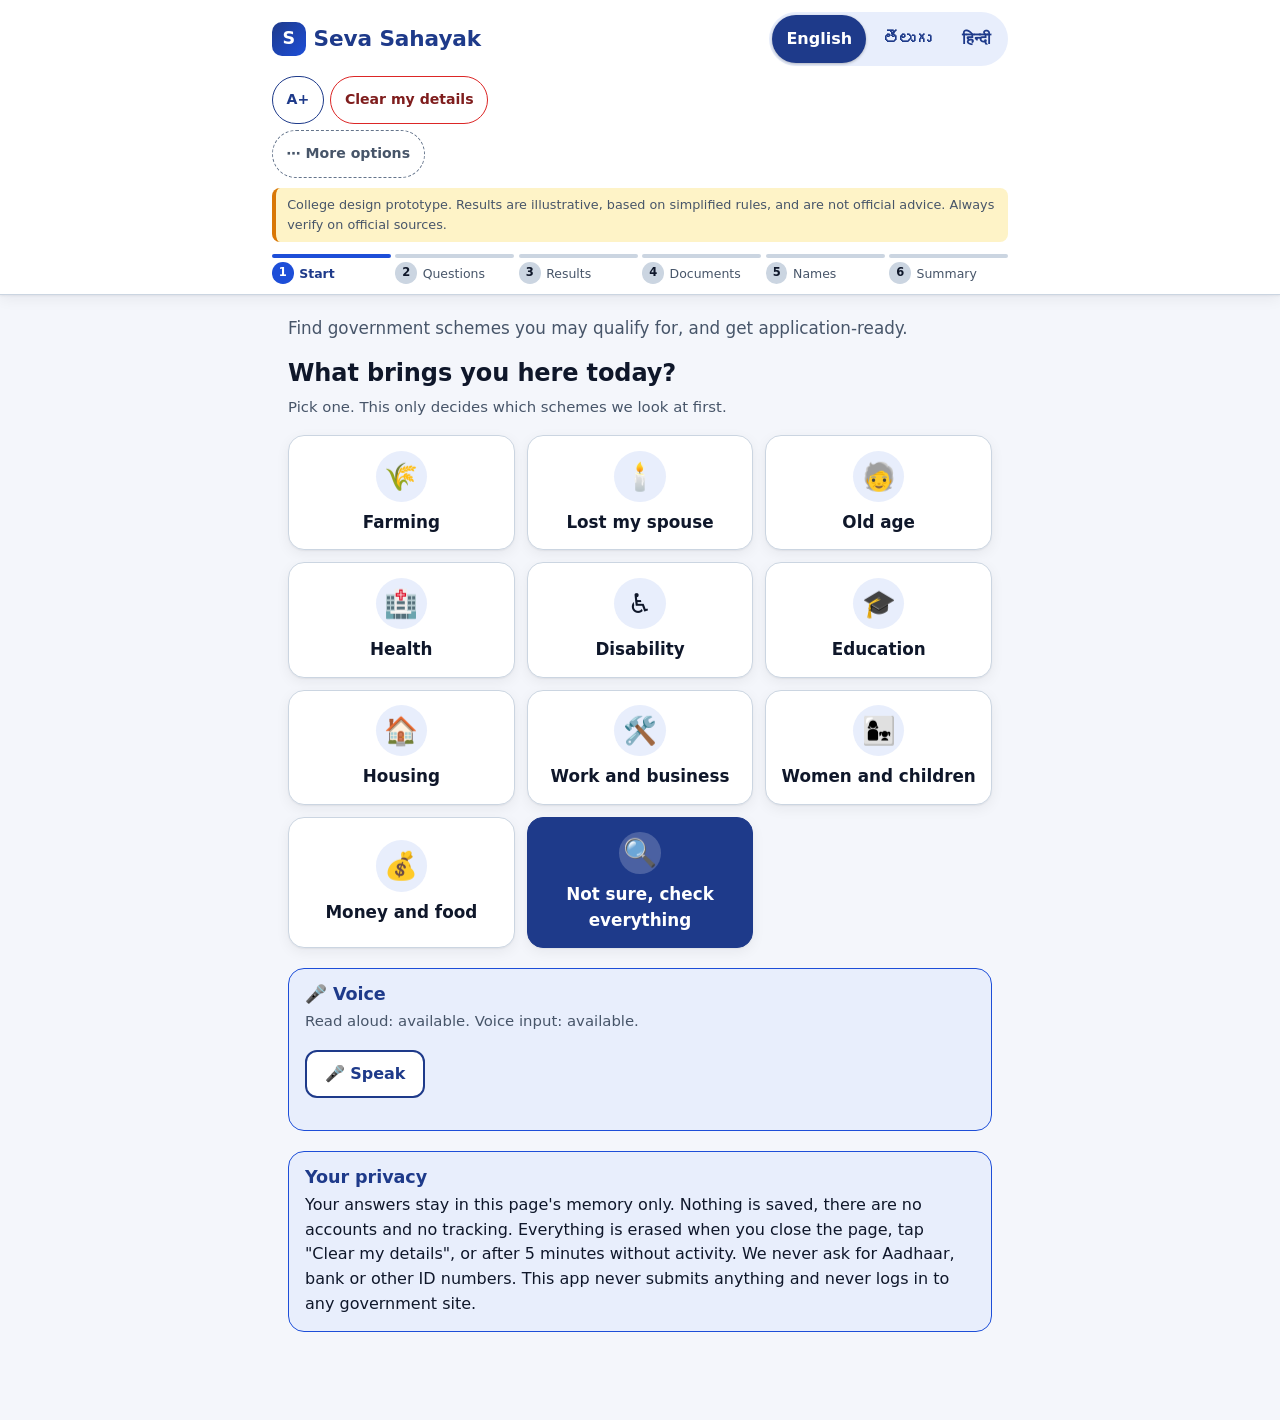
<file: index.html>
<!DOCTYPE html>
<html lang="en">
<head>
<meta charset="utf-8">
<meta name="viewport" content="width=device-width, initial-scale=1">
<title>Seva Sahayak</title>
<meta name="description" content="College design prototype: check government scheme eligibility and get application-ready. Not an official app.">
<link rel="stylesheet" href="css/style.css">
</head>
<body>
<a class="skip" id="skip" href="#main">Skip to main content</a>

<header class="top" id="top">
  <div class="top-row">
    <h1 class="brand" id="brand">Seva Sahayak</h1>
    <div class="lang" id="langs" role="group"></div>
  </div>
  <div class="tools" id="tools"></div>
  <p class="disclaimer" id="disclaimer" role="note"></p>
  <ol class="steps" id="steps"></ol>
</header>

<div class="banner" id="idle-banner" role="alert" hidden></div>
<div class="toast" id="toast" role="status" aria-live="polite"></div>

<main id="main" tabindex="-1"></main>

<aside id="metrics" class="metrics" hidden></aside>

<noscript><p class="noscript">This app needs JavaScript to run.</p></noscript>

<script src="js/compat.js"></script>
<script src="data/i18n.js"></script>
<script src="data/documents.js"></script>
<script src="data/schemes.js"></script>
<script src="data/questions.js"></script>
<script src="js/i18n.js"></script>
<script src="js/engine.js"></script>
<script src="js/mismatch.js"></script>
<script src="js/icons.js"></script>
<script src="js/metrics.js"></script>
<script src="js/voice.js"></script>
<script src="js/app.js"></script>
<script>
/* If the external scripts could not be loaded (for example when the page is opened from a file manager on a phone), say so. */
window.addEventListener("load", function () {
  setTimeout(function () {
    var m = document.getElementById("main");
    if (m && !m.firstChild && !document.getElementById("boot-error")) {
      var d = document.createElement("div");
      d.id = "boot-error";
      d.setAttribute("role", "alert");
      d.style.cssText = "margin:12px;padding:12px;border:3px solid #7f1d1d;background:#fee2e2;color:#7f1d1d;font:16px/1.4 sans-serif;";
      d.textContent = "The app files did not load. Please open seva-sahayak-single.html instead (one file, works from a file manager), or serve this folder over http.";
      m.parentNode.insertBefore(d, m);
    }
  }, 1200);
});
</script>
</body>
</html>
</file>
<file: css/style.css>
/* Seva Sahayak: mobile-first, high contrast, no external fonts or images. */
:root {
  --bg: #f4f6fb;
  --surface: #ffffff;
  --ink: #0f172a;
  --muted: #475569;
  --brand: #1e3a8a;
  --brand-2: #1d4ed8;
  --brand-ink: #ffffff;
  --brand-soft: #e8eefc;
  --line: #cbd5e1;
  --line-strong: #64748b;
  --ok: #14532d;
  --ok-bg: #dcfce7;
  --ok-line: #16a34a;
  --warn: #713f12;
  --warn-bg: #fef3c7;
  --warn-line: #d97706;
  --bad: #7f1d1d;
  --bad-bg: #fee2e2;
  --bad-line: #dc2626;
  --focus: #f59e0b;
  --radius: 16px;
  --radius-sm: 12px;
  --shadow: 0 1px 2px rgba(15, 23, 42, .06), 0 4px 14px rgba(15, 23, 42, .06);
}
* { box-sizing: border-box; }
html { font-size: 100%; -webkit-text-size-adjust: 100%; }
html[data-size="1"] { font-size: 120%; }
html[data-size="2"] { font-size: 140%; }
html[data-size="3"] { font-size: 170%; }
/* Largest size doubles as a simplified layout: one column, taller buttons, fewer distractions. */
html[data-size="3"] .tiles { grid-template-columns: 1fr; }
html[data-size="3"] .tile, html[data-size="3"] .tile.wide { flex-direction: row; justify-content: flex-start; min-height: 5rem; padding: .75rem 1rem; text-align: start; }
html[data-size="3"] .answers.yn { grid-template-columns: 1fr; }
html[data-size="3"] button, html[data-size="3"] .btn { min-height: 64px; }
html[data-size="3"] .steps li:not([aria-current="step"]) .lbl { display: none; }
html[data-size="3"] .steps li[aria-current="step"] { flex: 4 1 0; }
html[data-size="3"] main, html[data-size="3"] .top > * { max-width: 40rem; }
html[data-size="3"] .disclaimer, html[data-size="3"] .hint { font-size: .85rem; }
html[data-size="3"] body { line-height: 1.6; }
html[data-size="3"] .brand { font-size: 1.1rem; }
html[data-size="3"] .lang { display: flex; width: 100%; }
html[data-size="3"] .lang button { flex: 1 1 0; min-width: 0; padding: 0 .25rem; font-size: .8rem; }
html[data-size="3"] .steps li:not([aria-current="step"]) .num { display: none; }
html[data-size="3"] .steps li:not([aria-current="step"]) { flex: 1 1 0; }
html[data-size="3"] .steps { overflow: hidden; }
body {
  margin: 0; background: var(--bg); color: var(--ink);
  font-family: system-ui, -apple-system, "Segoe UI", "Nirmala UI", "Noto Sans Telugu", "Noto Sans Devanagari", Mangal, Roboto, Arial, sans-serif;
  line-height: 1.55; padding-bottom: 3rem;
}
h1, h2, h3 { line-height: 1.25; margin: 0 0 .5rem; letter-spacing: -.005em; }
h2 { font-size: 1.5rem; }
h3 { font-size: 1.1rem; }
p { margin: 0 0 .75rem; }
:focus-visible { outline: 3px solid var(--focus); outline-offset: 2px; }
[hidden] { display: none !important; }
@media (prefers-reduced-motion: no-preference) {
  main > * { animation: rise .25s ease-out both; }
  @keyframes rise { from { opacity: 0; transform: translateY(6px); } to { opacity: 1; transform: none; } }
}

.skip { position: absolute; left: -999px; top: 0; background: var(--brand); color: var(--brand-ink); padding: .75rem 1rem; z-index: 50; border-radius: 0 0 var(--radius-sm) 0; }
.skip:focus { left: 0; }

/* ---------- header ---------- */
.top { background: var(--surface); border-bottom: 1px solid var(--line); box-shadow: var(--shadow); padding: .75rem 1rem .6rem; }
.top > * { max-width: 46rem; margin-left: auto; margin-right: auto; }
.top-row { display: flex; flex-wrap: wrap; align-items: center; justify-content: space-between; gap: .6rem; }
.brand { font-size: 1.35rem; color: var(--brand); margin: 0; display: flex; align-items: center; gap: .5rem; }
.brand::before { content: "S"; display: grid; place-items: center; color: #fff; font-weight: 800; font-size: 1.1rem; width: 2.1rem; height: 2.1rem; border-radius: 10px; background: linear-gradient(135deg, var(--brand), var(--brand-2)); }

/* language: segmented control */
.lang { display: inline-flex; padding: 3px; background: var(--brand-soft); border-radius: 999px; gap: 2px; }
.lang button { min-height: 48px; min-width: 48px; padding: 0 .9rem; border: 0; border-radius: 999px; background: transparent; color: var(--brand); font-weight: 700; }
.lang button[aria-pressed="true"] { background: var(--brand); color: var(--brand-ink); box-shadow: 0 1px 3px rgba(0, 0, 0, .25); }
.lang button:hover { background: rgba(30, 58, 138, .1); }
.lang button[aria-pressed="true"]:hover { background: var(--brand); }

/* tools: small chip buttons */
.tools { display: flex; flex-wrap: wrap; align-items: center; gap: .4rem; margin-top: .6rem; }
.tools button { min-height: 48px; padding: 0 .85rem; font-size: .88rem; border-radius: 999px; border-width: 1.5px; font-weight: 600; }
.tools button[aria-pressed="true"] { background: var(--brand-soft); color: var(--brand); border-color: var(--brand); }
.tools button[aria-pressed="true"]::before { content: "\2713"; font-weight: 800; }
.tools button.primary { background: var(--brand); color: var(--brand-ink); }
.tools .more { flex-basis: 100%; margin: 0; }
.tools .more > summary { min-height: 48px; width: fit-content; padding: 0 .85rem; border-radius: 999px; border: 1.5px dashed var(--line-strong); background: transparent; font-size: .88rem; }
.tools .more[open] > summary { margin-bottom: .4rem; }
.more-body { display: flex; flex-wrap: wrap; gap: .4rem; }
.tools .hint { margin: 0; font-size: .85rem; }

.disclaimer { font-size: .8rem; color: var(--muted); margin: .6rem auto 0; padding: .45rem .7rem; background: var(--warn-bg); border-inline-start: 4px solid var(--warn-line); border-radius: 8px; }

/* stepper */
.steps { display: flex; gap: .3rem; list-style: none; padding: 0; margin: .75rem auto 0; counter-reset: s; overflow-x: auto; }
.steps li { display: flex; align-items: center; gap: .35rem; flex: 1 1 0; min-width: 0; font-size: .78rem; color: var(--muted); position: relative; padding-top: .55rem; }
.steps li::before { content: ""; position: absolute; top: 0; left: 0; right: 0; height: 4px; border-radius: 4px; background: var(--line); }
.steps li.done::before { background: var(--ok-line); }
.steps li[aria-current="step"]::before { background: var(--brand-2); }
.steps .num { flex: none; width: 1.35rem; height: 1.35rem; border-radius: 50%; display: grid; place-items: center; font-size: .72rem; font-weight: 800; background: var(--line); color: var(--ink); }
.steps li.done .num { background: var(--ok-line); color: #fff; }
.steps li[aria-current="step"] { color: var(--brand); font-weight: 700; }
.steps li[aria-current="step"] .num { background: var(--brand-2); color: #fff; }
.steps .lbl { white-space: nowrap; overflow: hidden; text-overflow: ellipsis; }
@media (max-width: 559px) { .steps li:not([aria-current="step"]) .lbl { display: none; } .steps li[aria-current="step"] { flex: 3 1 0; } }

/* ---------- buttons ---------- */
button, .btn, input, select, textarea { font: inherit; }
button, .btn {
  min-height: 48px; min-width: 48px; padding: .6rem 1.1rem; border-radius: var(--radius-sm);
  border: 2px solid var(--brand); background: var(--surface); color: var(--brand);
  cursor: pointer; text-decoration: none; display: inline-flex; align-items: center; justify-content: center; gap: .45rem;
  font-weight: 700; text-align: center; transition: background .15s, box-shadow .15s, transform .05s;
}
button:hover, .btn:hover { background: var(--brand-soft); }
button:active, .btn:active { transform: translateY(1px); }
button.primary, .btn.primary { background: var(--brand); color: var(--brand-ink); box-shadow: 0 2px 6px rgba(30, 58, 138, .3); }
button.primary:hover, .btn.primary:hover { background: #172e6e; }
button.ghost { border-color: var(--line-strong); color: var(--ink); background: transparent; font-weight: 600; }
button.ghost:hover { background: #e2e8f0; }
button.danger { border-color: var(--bad-line); color: var(--bad); }
button.danger:hover { background: var(--bad-bg); }
button:disabled { opacity: .5; cursor: not-allowed; }
.row { display: flex; flex-wrap: wrap; gap: .6rem; margin: 1.1rem 0; }
.row > .primary { flex: 1 1 14rem; }

main { padding: 1.25rem 1rem; max-width: 46rem; margin: 0 auto; outline: none; }
main h2:focus { outline: none; }
.lead { font-size: 1.05rem; color: var(--muted); margin-bottom: 1.1rem; }

/* ---------- start tiles ---------- */
.tiles { display: grid; grid-template-columns: repeat(2, 1fr); gap: .75rem; margin: 1rem 0 1.25rem; }
.tile { flex-direction: column; min-height: 7rem; font-size: 1.05rem; padding: .9rem .5rem; background: var(--surface); border: 1.5px solid var(--line); color: var(--ink); box-shadow: var(--shadow); border-radius: var(--radius); }
.tile:hover { border-color: var(--brand-2); background: var(--surface); box-shadow: 0 0 0 3px var(--brand-soft), var(--shadow); }
.tile .icon { font-size: 1.7rem; line-height: 1; width: 3.2rem; height: 3.2rem; display: grid; place-items: center; border-radius: 50%; background: var(--brand-soft); }
.tile.wide { grid-column: 1 / -1; min-height: 4.5rem; flex-direction: row; background: var(--brand); color: var(--brand-ink); border-color: var(--brand); }
.tile.wide:hover { background: #172e6e; }
.tile.wide .icon { background: rgba(255, 255, 255, .2); width: 2.6rem; height: 2.6rem; }

/* ---------- cards ---------- */
.card { background: var(--surface); border: 1px solid var(--line); border-inline-start: 6px solid var(--line-strong); border-radius: var(--radius); padding: 1rem 1.1rem; margin: .9rem 0; box-shadow: var(--shadow); }
.card-head { display: flex; align-items: center; gap: .7rem; margin-bottom: .35rem; }
.card-head h3 { margin: 0; }
.ico { width: 2.4rem; height: 2.4rem; flex: none; padding: .45rem; border-radius: 12px; background: var(--brand-soft); color: var(--brand); fill: none; stroke: currentColor; stroke-width: 1.8; stroke-linecap: round; stroke-linejoin: round; }
.card h3 { margin-bottom: .35rem; font-size: 1.12rem; }
.card:has(.badge.ELIGIBLE) { border-inline-start-color: var(--ok-line); }
.card:has(.badge.NEEDS_A_QUICK_CHECK) { border-inline-start-color: var(--warn-line); }
.card:has(.badge.NOT_ELIGIBLE) { border-inline-start-color: var(--bad-line); }
.badge { display: inline-flex; align-items: center; gap: .35rem; padding: .2rem .7rem; border-radius: 999px; font-weight: 700; font-size: .9rem; border: 1.5px solid; }
.badge.ELIGIBLE, .badge.ok { color: var(--ok); background: var(--ok-bg); border-color: var(--ok-line); }
.badge.NEEDS_A_QUICK_CHECK, .badge.warning { color: var(--warn); background: var(--warn-bg); border-color: var(--warn-line); }
.badge.NOT_ELIGIBLE, .badge.fail { color: var(--bad); background: var(--bad-bg); border-color: var(--bad-line); }

.chips { display: flex; flex-wrap: wrap; gap: .5rem; margin: .5rem 0 1rem; }
.chip { padding: .3rem .8rem; border-radius: 999px; font-size: .9rem; border: 1.5px solid; }
.chip strong { font-size: 1.05rem; }
.chip.ELIGIBLE { color: var(--ok); background: var(--ok-bg); border-color: var(--ok-line); }
.chip.NEEDS_A_QUICK_CHECK { color: var(--warn); background: var(--warn-bg); border-color: var(--warn-line); }
.chip.NOT_ELIGIBLE { color: var(--bad); background: var(--bad-bg); border-color: var(--bad-line); }

.why { list-style: none; padding: .6rem .75rem; margin: .5rem 0 0; font-size: .93rem; background: var(--bg); border-radius: var(--radius-sm); }
.why li { padding-inline-start: 1.6rem; position: relative; margin-bottom: .3rem; }
.why li:last-child { margin-bottom: 0; }
.why li::before { position: absolute; inset-inline-start: 0; font-weight: 800; }
.why li.ok::before { content: "\2713"; color: var(--ok-line); }
.why li.no::before { content: "\2717"; color: var(--bad-line); }
.why li.unk::before { content: "?"; color: var(--warn-line); }
details { margin: .9rem 0; }
details > summary { min-height: 48px; display: flex; align-items: center; cursor: pointer; font-weight: 700; padding: .25rem .9rem; background: var(--surface); border: 1px dashed var(--line-strong); border-radius: var(--radius-sm); color: var(--muted); }
details[open] > summary { margin-bottom: .5rem; }

/* ---------- questions ---------- */
.qcard { background: var(--surface); border: 1px solid var(--line); border-radius: var(--radius); box-shadow: var(--shadow); padding: 1.25rem 1.1rem; }
.qcard h2 { margin-bottom: 1rem; }
.qnum { display: inline-block; font-size: .85rem; font-weight: 800; color: var(--brand); background: var(--brand-soft); padding: .2rem .75rem; border-radius: 999px; margin-bottom: .6rem; }
.qtext { display: block; font-size: 1.35rem; font-weight: 700; line-height: 1.35; }
.answers { display: grid; gap: .6rem; margin: 1rem 0 .5rem; }
.answers.yn { grid-template-columns: 1fr 1fr; }
.answers .unk { grid-column: 1 / -1; }
.answers button { min-height: 56px; font-size: 1.1rem; }
.answers.yn .primary:first-child { background: #166534; border-color: #166534; box-shadow: none; }
.answers.yn .primary:nth-child(2) { background: #991b1b; border-color: #991b1b; box-shadow: none; }

label { display: block; font-weight: 700; margin-bottom: .3rem; }
input[type="text"], input[type="number"] {
  width: 100%; min-height: 52px; padding: .55rem .85rem; border: 2px solid var(--line-strong); border-radius: var(--radius-sm); background: var(--surface); color: var(--ink); font-size: 1.1rem;
}
input:focus { border-color: var(--brand-2); outline: 3px solid var(--brand-soft); outline-offset: 0; }
input[aria-invalid="true"] { border-color: var(--bad-line); }
.field { margin: .85rem 0; }
.error { color: var(--bad); font-weight: 700; margin: .35rem 0 0; }
.error:empty { display: none; }
.hint { color: var(--muted); font-size: .93rem; }

.notice { border: 1px solid var(--brand-2); background: var(--brand-soft); border-radius: var(--radius); padding: .9rem 1rem; margin: 1.25rem 0; }
.notice h3 { margin-bottom: .25rem; color: var(--brand); }
.notice p:last-child, .notice ul:last-child { margin-bottom: 0; }
.banner { background: var(--warn-bg); color: var(--warn); border-bottom: 3px solid var(--warn-line); padding: .75rem 1rem; font-weight: 700; display: flex; flex-wrap: wrap; gap: .75rem; align-items: center; justify-content: center; position: sticky; top: 0; z-index: 30; }
.toast { position: fixed; left: 50%; bottom: 1rem; transform: translateX(-50%); background: var(--ink); color: #fff; padding: .7rem 1.1rem; border-radius: 999px; max-width: 92vw; z-index: 40; display: none; box-shadow: var(--shadow); }
.toast.show { display: block; }

/* ---------- documents ---------- */
.progress { width: 100%; height: .8rem; appearance: none; -webkit-appearance: none; border: 0; border-radius: 999px; overflow: hidden; background: var(--line); }
.progress::-webkit-progress-bar { background: var(--line); }
.progress::-webkit-progress-value { background: var(--ok-line); border-radius: 999px; transition: width .25s; }
.progress::-moz-progress-bar { background: var(--ok-line); border-radius: 999px; }
#doc-progress-label { font-weight: 800; color: var(--ink); margin: .5rem 0 .35rem; }
.docrow .row { margin: .6rem 0 0; gap: .5rem; }
.docrow .row button { flex: 1 1 8rem; }
.docrow button[aria-pressed="true"] { background: var(--brand); color: var(--brand-ink); }
.docrow button[id$="-miss"][aria-pressed="true"] { background: var(--warn); border-color: var(--warn); }
.guide { background: var(--warn-bg); border-inline-start: 5px solid var(--warn-line); padding: .6rem .8rem; margin-top: .75rem; border-radius: 8px; font-size: .93rem; }

/* ---------- summary ---------- */
.summary { background: var(--surface); border: 1px solid var(--line); border-radius: var(--radius); padding: 1.1rem; box-shadow: var(--shadow); }
.summary section { margin-bottom: 1.1rem; padding-bottom: .9rem; border-bottom: 1px solid var(--line); }
.summary h3 { color: var(--brand); font-size: 1rem; text-transform: uppercase; letter-spacing: .04em; }
.summary ul { margin: .25rem 0; padding-inline-start: 1.2rem; }
.summary li { margin-bottom: .2rem; }
.official { border: 2px solid var(--brand); padding: .8rem 1rem; border-radius: var(--radius-sm); font-weight: 800; background: var(--brand-soft); color: var(--brand); margin: 0; }

/* ---------- metrics ---------- */
.metrics { max-width: 46rem; margin: 1rem auto; padding: 1rem; border: 2px dashed var(--brand-2); border-radius: var(--radius); background: var(--surface); }
.metrics h2 { font-size: 1.1rem; color: var(--brand); }
.metrics dl { display: grid; grid-template-columns: 1fr auto; gap: .5rem 1rem; margin: .5rem 0; }
.metrics dt { color: var(--muted); font-size: .93rem; }
.metrics dd { margin: 0; font-weight: 800; text-align: end; font-variant-numeric: tabular-nums; }
@media (max-width: 859px) { .metrics { margin-inline: 1rem; } }

@media (min-width: 600px) {
  .tiles { grid-template-columns: repeat(3, 1fr); }
  .tile.wide { grid-column: auto; min-height: 7rem; flex-direction: column; }
  .qcard { padding: 1.75rem; }
}

@media print {
  .top, .banner, .toast, .metrics, .noprint, .skip { display: none !important; }
  body { padding: 0; background: #fff; }
  main { max-width: none; padding: 0; }
  .card, .summary { box-shadow: none; break-inside: avoid; }
  main > * { animation: none; }
}
</file>
